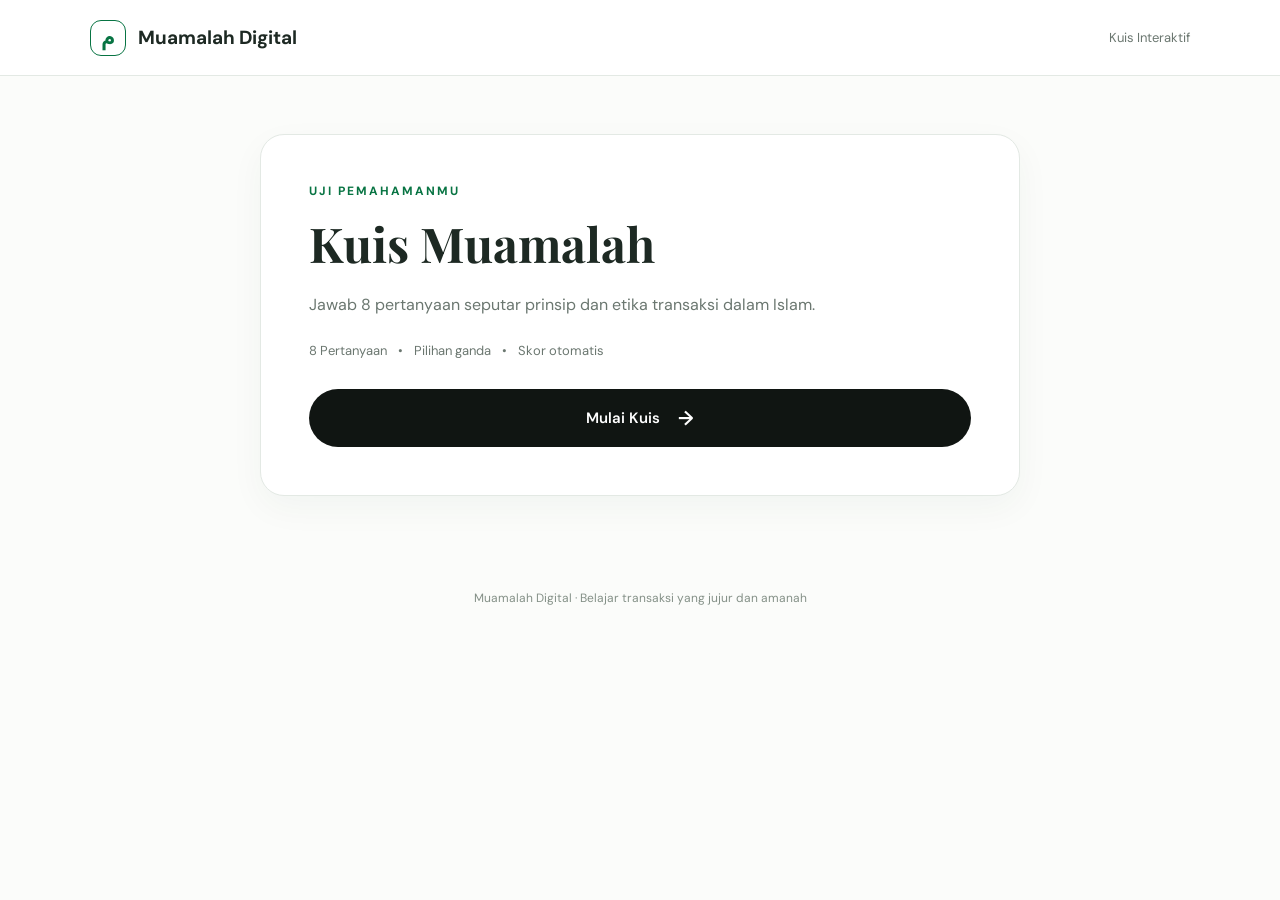
<file: index.html>
<!DOCTYPE html>
<html lang="id">
<head>
  <meta charset="UTF-8">
  <meta name="viewport" content="width=device-width, initial-scale=1.0">
  <title>Kuis Muamalah Digital</title>
  <link rel="stylesheet" href="style.css">
</head>
<body>
  <header class="topbar">
    <a class="brand" href="index.html"><span class="brand-mark">م</span> Muamalah Digital</a>
    <span class="top-label">Kuis Interaktif</span>
  </header>

  <main class="page">
    <section class="intro" id="intro">
      <p class="eyebrow">UJI PEMAHAMANMU</p>
      <h1>Kuis Muamalah</h1>
      <p class="lead">Jawab 8 pertanyaan seputar prinsip dan etika transaksi dalam Islam.</p>
      <div class="info-row">
        <span>8 Pertanyaan</span><span>•</span><span>Pilihan ganda</span><span>•</span><span>Skor otomatis</span>
      </div>
      <button class="primary-btn" id="startBtn">Mulai Kuis <span>→</span></button>
    </section>

    <section class="quiz-panel hidden" id="quizPanel" aria-live="polite">
      <div class="quiz-meta">
        <span id="questionCounter">Pertanyaan 1 dari 8</span>
        <span id="progressPercent">13%</span>
      </div>
      <div class="progress-track"><div class="progress-fill" id="progressFill"></div></div>
      <h2 id="questionText"></h2>
      <div class="options" id="options"></div>
      <div class="feedback hidden" id="feedback"></div>
      <button class="primary-btn hidden" id="nextBtn">Pertanyaan Berikutnya <span>→</span></button>
    </section>

    <section class="result-panel hidden" id="resultPanel">
      <p class="eyebrow">KUIS SELESAI</p>
      <h1>Hasil Kuis</h1>
      <div class="score-circle"><strong id="score">0</strong><span>/ 8</span></div>
      <h2 id="resultTitle"></h2>
      <p class="lead" id="resultMessage"></p>
      <button class="primary-btn" id="restartBtn">Ulangi Kuis <span>↻</span></button>
      <a class="back-link" href="index.html">← Kembali ke Muamalah Digital</a>
    </section>
  </main>

  <footer>Muamalah Digital · Belajar transaksi yang jujur dan amanah</footer>
  <script src="script.js"></script>
</body>
</html>
</file>
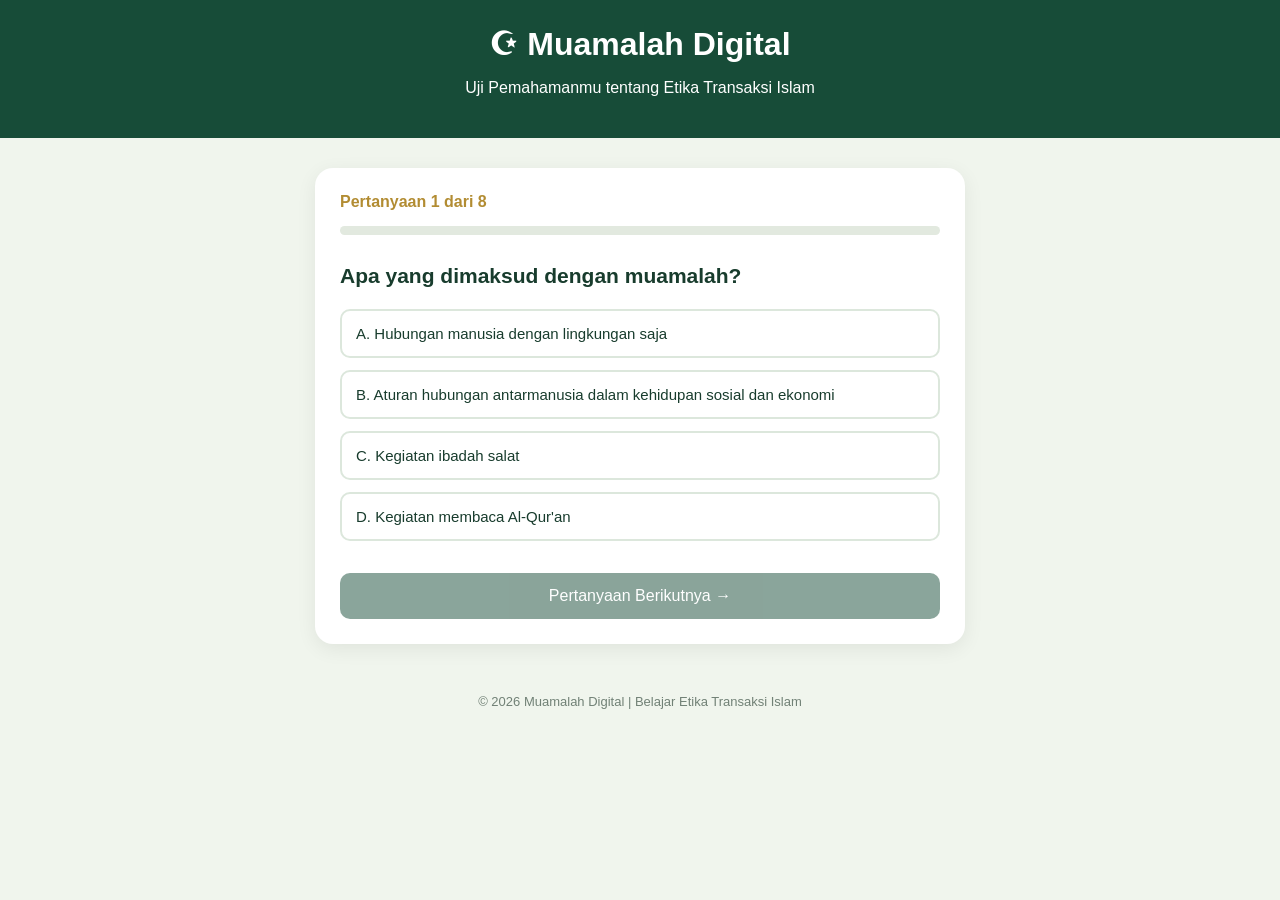
<file: quiz-muamalah-digital (1).html>
<!DOCTYPE html>
<html lang="id">
<head>
<meta charset="UTF-8">
<meta name="viewport" content="width=device-width, initial-scale=1.0">
<title>Kuis Muamalah Digital</title>
<style>
*{box-sizing:border-box}
body{margin:0;font-family:Arial,sans-serif;background:#f0f5ed;color:#183c2d}
header{background:#174c38;color:white;text-align:center;padding:25px 15px}
header h1{margin:0 0 8px}
.container{max-width:650px;margin:30px auto;padding:25px;background:white;border-radius:18px;box-shadow:0 5px 20px #00000012}
.progress{height:9px;background:#e2e9df;border-radius:10px;margin:15px 0 25px;overflow:hidden}
#progressBar{height:100%;width:0%;background:#c6a34a;transition:.3s}
.question-number{color:#b28c32;font-weight:bold}
#question{font-size:21px;line-height:1.5}
.option{display:block;width:100%;padding:14px;margin:12px 0;border:2px solid #dce7dc;border-radius:10px;background:white;text-align:left;font-size:15px;cursor:pointer;color:#183c2d;transition:.2s}
.option:hover:not(:disabled){background:#edf5ee;border-color:#438365}
.option:disabled{cursor:default}
.correct{background:#d9f3df;border-color:#29934d}
.wrong{background:#ffe0e0;border-color:#d9534f}
#feedback{margin-top:18px;padding:13px;border-radius:10px;display:none;line-height:1.5}
button.next,button.restart{width:100%;padding:14px;margin-top:20px;background:#174c38;color:white;border:0;border-radius:10px;font-size:16px;cursor:pointer}
button.next:hover,button.restart:hover{background:#246c4e}
button:disabled{opacity:.5;cursor:not-allowed}
#result{display:none;text-align:center}
.score{font-size:48px;color:#b28c32;font-weight:bold}
footer{text-align:center;padding:20px;color:#718176;font-size:13px}
@media(max-width:700px){.container{margin:18px 12px;padding:20px}#question{font-size:19px}}
</style>
</head>
<body>
<header>
<h1>☪ Muamalah Digital</h1>
<p>Uji Pemahamanmu tentang Etika Transaksi Islam</p>
</header>
<main class="container">
<section id="quiz">
<div class="question-number" id="number">Pertanyaan 1 dari 8</div>
<div class="progress"><div id="progressBar"></div></div>
<h2 id="question"></h2>
<div id="options"></div>
<div id="feedback"></div>
<button class="next" id="nextBtn" onclick="nextQuestion()" disabled>Pertanyaan Berikutnya →</button>
</section>
<section id="result">
<h2>Hasil Kuis</h2>
<p>Alhamdulillah! Kamu telah menyelesaikan kuis.</p>
<div class="score" id="score"></div>
<h3 id="message"></h3>
<p id="detail"></p>
<button class="restart" onclick="restartQuiz()">Ulangi Kuis</button>
</section>
</main>
<footer>© 2026 Muamalah Digital | Belajar Etika Transaksi Islam</footer>
<script>
const questions = [
{question:"Apa yang dimaksud dengan muamalah?",options:["Hubungan manusia dengan lingkungan saja","Aturan hubungan antarmanusia dalam kehidupan sosial dan ekonomi","Kegiatan ibadah salat","Kegiatan membaca Al-Qur'an"],answer:1,explanation:"Muamalah mengatur hubungan antarmanusia, termasuk dalam kegiatan ekonomi dan transaksi."},
{question:"Apa hukum asal kegiatan muamalah dalam Islam?",options:["Haram","Makruh","Mubah (boleh), selama tidak ada dalil yang melarang","Wajib semuanya"],answer:2,explanation:"Pada dasarnya muamalah diperbolehkan selama tidak melanggar ketentuan syariat."},
{question:"Apa yang dimaksud dengan riba?",options:["Keuntungan dari jual beli yang sah","Tambahan yang dilarang dalam transaksi tertentu menurut syariat","Pemberian hadiah","Sedekah kepada orang lain"],answer:1,explanation:"Riba merupakan tambahan yang dilarang dalam transaksi tertentu menurut syariat Islam."},
{question:"Mengapa penjual harus menjelaskan kondisi barang dengan jujur?",options:["Agar harga selalu mahal","Agar pembeli tidak bisa menawar","Agar transaksi berlangsung transparan dan tidak merugikan","Agar barang cepat habis"],answer:2,explanation:"Kejujuran merupakan prinsip penting dalam jual beli agar tidak ada pihak yang dirugikan."},
{question:"Apa arti gharar dalam transaksi?",options:["Transaksi yang mengandung ketidakjelasan berlebihan","Transaksi tunai","Transaksi dengan harga murah","Transaksi dengan persetujuan kedua pihak"],answer:0,explanation:"Gharar adalah ketidakjelasan berlebihan dalam transaksi yang dapat menimbulkan perselisihan."},
{question:"Contoh penerapan amanah dalam jual beli online adalah...",options:["Mengirim barang yang berbeda tanpa pemberitahuan","Menyembunyikan kerusakan produk","Mengirim barang sesuai deskripsi dan pesanan","Mengabaikan keluhan pembeli"],answer:2,explanation:"Amanah berarti bertanggung jawab dan memenuhi kesepakatan transaksi."},
{question:"Apa yang harus dilakukan jika penjual mengetahui barangnya cacat?",options:["Menyembunyikan kondisi barang","Memberitahukan kondisi barang kepada pembeli","Mengubah foto produk","Tetap menjual tanpa penjelasan"],answer:1,explanation:"Penjual harus transparan mengenai kondisi barang agar pembeli dapat mengambil keputusan."},
{question:"Apa tujuan utama menerapkan prinsip muamalah dalam transaksi?",options:["Mendapatkan keuntungan sebesar-besarnya dengan cara apa pun","Menghindari seluruh kegiatan perdagangan","Menciptakan transaksi yang adil, jujur, dan saling menguntungkan","Mengutamakan kepentingan penjual saja"],answer:2,explanation:"Muamalah bertujuan mewujudkan keadilan, kejujuran, dan kemaslahatan bagi semua pihak."}
];
let current=0,score=0,answered=false;
function loadQuestion(){
 answered=false;const q=questions[current];
 document.getElementById("number").innerText=`Pertanyaan ${current+1} dari 8`;
 document.getElementById("progressBar").style.width=`${current/8*100}%`;
 document.getElementById("question").innerText=q.question;
 const options=document.getElementById("options");options.innerHTML="";
 document.getElementById("feedback").style.display="none";
 q.options.forEach((option,index)=>{
  const btn=document.createElement("button");btn.className="option";
  btn.innerText=`${String.fromCharCode(65+index)}. ${option}`;
  btn.onclick=()=>checkAnswer(index,btn);options.appendChild(btn);
 });
 const next=document.getElementById("nextBtn");next.disabled=true;
 next.innerText=current===7?"Lihat Hasil":"Pertanyaan Berikutnya →";
}
function checkAnswer(selected,button){
 if(answered)return;answered=true;const q=questions[current];
 const buttons=document.querySelectorAll(".option"),feedback=document.getElementById("feedback");
 buttons.forEach((btn,index)=>{btn.disabled=true;if(index===q.answer)btn.classList.add("correct")});
 if(selected===q.answer){score++;feedback.style.background="#d9f3df";feedback.innerHTML="<b>Benar! ✓</b><br>"+q.explanation}
 else{button.classList.add("wrong");feedback.style.background="#ffe0e0";feedback.innerHTML="<b>Belum tepat!</b><br>"+q.explanation}
 feedback.style.display="block";document.getElementById("nextBtn").disabled=false;
}
function nextQuestion(){
 if(!answered)return;current++;
 if(current<questions.length)loadQuestion();else showResult();
}
function showResult(){
 document.getElementById("quiz").style.display="none";
 document.getElementById("result").style.display="block";
 const percentage=score/8*100;
 document.getElementById("score").innerText=`${score}/8`;
 let message=percentage===100?"Luar biasa! Sempurna!":percentage>=75?"Hebat! Pemahamanmu sangat baik!":percentage>=50?"Bagus! Terus tingkatkan belajarmu!":"Tetap semangat! Ayo pelajari materinya lagi!";
 document.getElementById("message").innerText=message;
 document.getElementById("detail").innerText=`Nilai akhir: ${percentage}`;
 document.getElementById("progressBar").style.width="100%";
}
function restartQuiz(){current=0;score=0;document.getElementById("quiz").style.display="block";document.getElementById("result").style.display="none";loadQuestion()}
loadQuestion();
</script>
</body>
</html>
</file>
<file: style.css>
@import url('https://fonts.googleapis.com/css2?family=DM+Sans:wght@400;500;600;700&family=Playfair+Display:wght@600;700&display=swap');

:root { --green:#087443; --deep:#075b36; --gold:#c49a45; --ink:#1d2923; --muted:#6b7770; --paper:#fbfcfa; --line:#e3e9e4; }
* { box-sizing:border-box; }
body { margin:0; min-height:100vh; color:var(--ink); background:var(--paper); font-family:'DM Sans',sans-serif; }
.topbar { height:76px; padding:0 7%; display:flex; align-items:center; justify-content:space-between; border-bottom:1px solid var(--line); background:#fff; }
.brand { display:flex; align-items:center; gap:12px; color:var(--ink); font-weight:700; font-size:19px; text-decoration:none; }
.brand-mark { display:grid; place-items:center; width:36px; height:36px; border:1.5px solid var(--green); border-radius:11px; color:var(--green); font-size:22px; }
.top-label { color:var(--muted); font-size:13px; }
.page { width:min(760px,90%); margin:58px auto 70px; }
.intro, .quiz-panel, .result-panel { padding:clamp(25px,5vw,48px); border:1px solid var(--line); border-radius:24px; background:#fff; box-shadow:0 12px 35px rgba(20,60,38,.045); }
.eyebrow { margin:0 0 12px; color:var(--green); font-size:12px; font-weight:700; letter-spacing:2px; }
h1 { margin:0; font-family:'Playfair Display',serif; font-size:clamp(34px,6vw,48px); }
.lead { color:var(--muted); line-height:1.7; font-size:16px; }
.info-row { display:flex; flex-wrap:wrap; gap:11px; margin:24px 0 30px; color:var(--muted); font-size:13px; }
.primary-btn { display:inline-flex; align-items:center; justify-content:center; gap:18px; width:100%; padding:16px 22px; border:0; border-radius:999px; color:white; background:#101512; font:600 15px 'DM Sans',sans-serif; cursor:pointer; transition:.2s; }
.primary-btn:hover { background:var(--deep); transform:translateY(-1px); }
.primary-btn span { font-size:20px; }
.hidden { display:none !important; }
.quiz-meta { display:flex; justify-content:space-between; margin-bottom:12px; color:var(--muted); font-size:13px; font-weight:600; }
.progress-track { height:7px; overflow:hidden; border-radius:20px; background:#edf1ed; margin-bottom:32px; }
.progress-fill { height:100%; width:12.5%; border-radius:20px; background:var(--green); transition:width .25s; }
h2 { font-size:23px; line-height:1.45; }
.options { display:grid; gap:12px; margin:24px 0; }
.option-btn { width:100%; padding:15px 17px; border:1px solid var(--line); border-radius:14px; background:#fff; text-align:left; color:var(--ink); font:500 15px 'DM Sans',sans-serif; cursor:pointer; transition:.18s; }
.option-btn:hover:not(:disabled) { border-color:var(--green); background:#f5faf6; }
.option-btn:disabled { cursor:default; opacity:1; }
.option-btn.correct { border-color:#29965f; background:#eff9f2; }
.option-btn.wrong { border-color:#d47a69; background:#fff4f1; }
.feedback { padding:15px 17px; margin:5px 0 22px; border-radius:13px; background:#f3f7f3; color:#405248; font-size:14px; line-height:1.6; }
.feedback strong { color:var(--deep); }
.result-panel { text-align:center; }
.score-circle { width:140px; height:140px; margin:28px auto; display:flex; align-items:center; justify-content:center; border:8px solid #e6f1e9; border-top-color:var(--green); border-radius:50%; }
.score-circle strong { color:var(--green); font-size:45px; }
.score-circle span { margin:17px 0 0 4px; color:var(--muted); }
.result-panel h2 { margin-bottom:5px; }
.back-link { display:inline-block; margin-top:22px; color:var(--green); text-decoration:none; font-size:14px; }
footer { padding:24px; text-align:center; color:#849087; font-size:12px; }
@media(max-width:520px) { .topbar { height:66px; padding:0 5%; } .brand { font-size:16px; } .top-label { font-size:11px; } .page { margin:30px auto 45px; } .info-row { gap:8px; font-size:12px; } }
</file>
